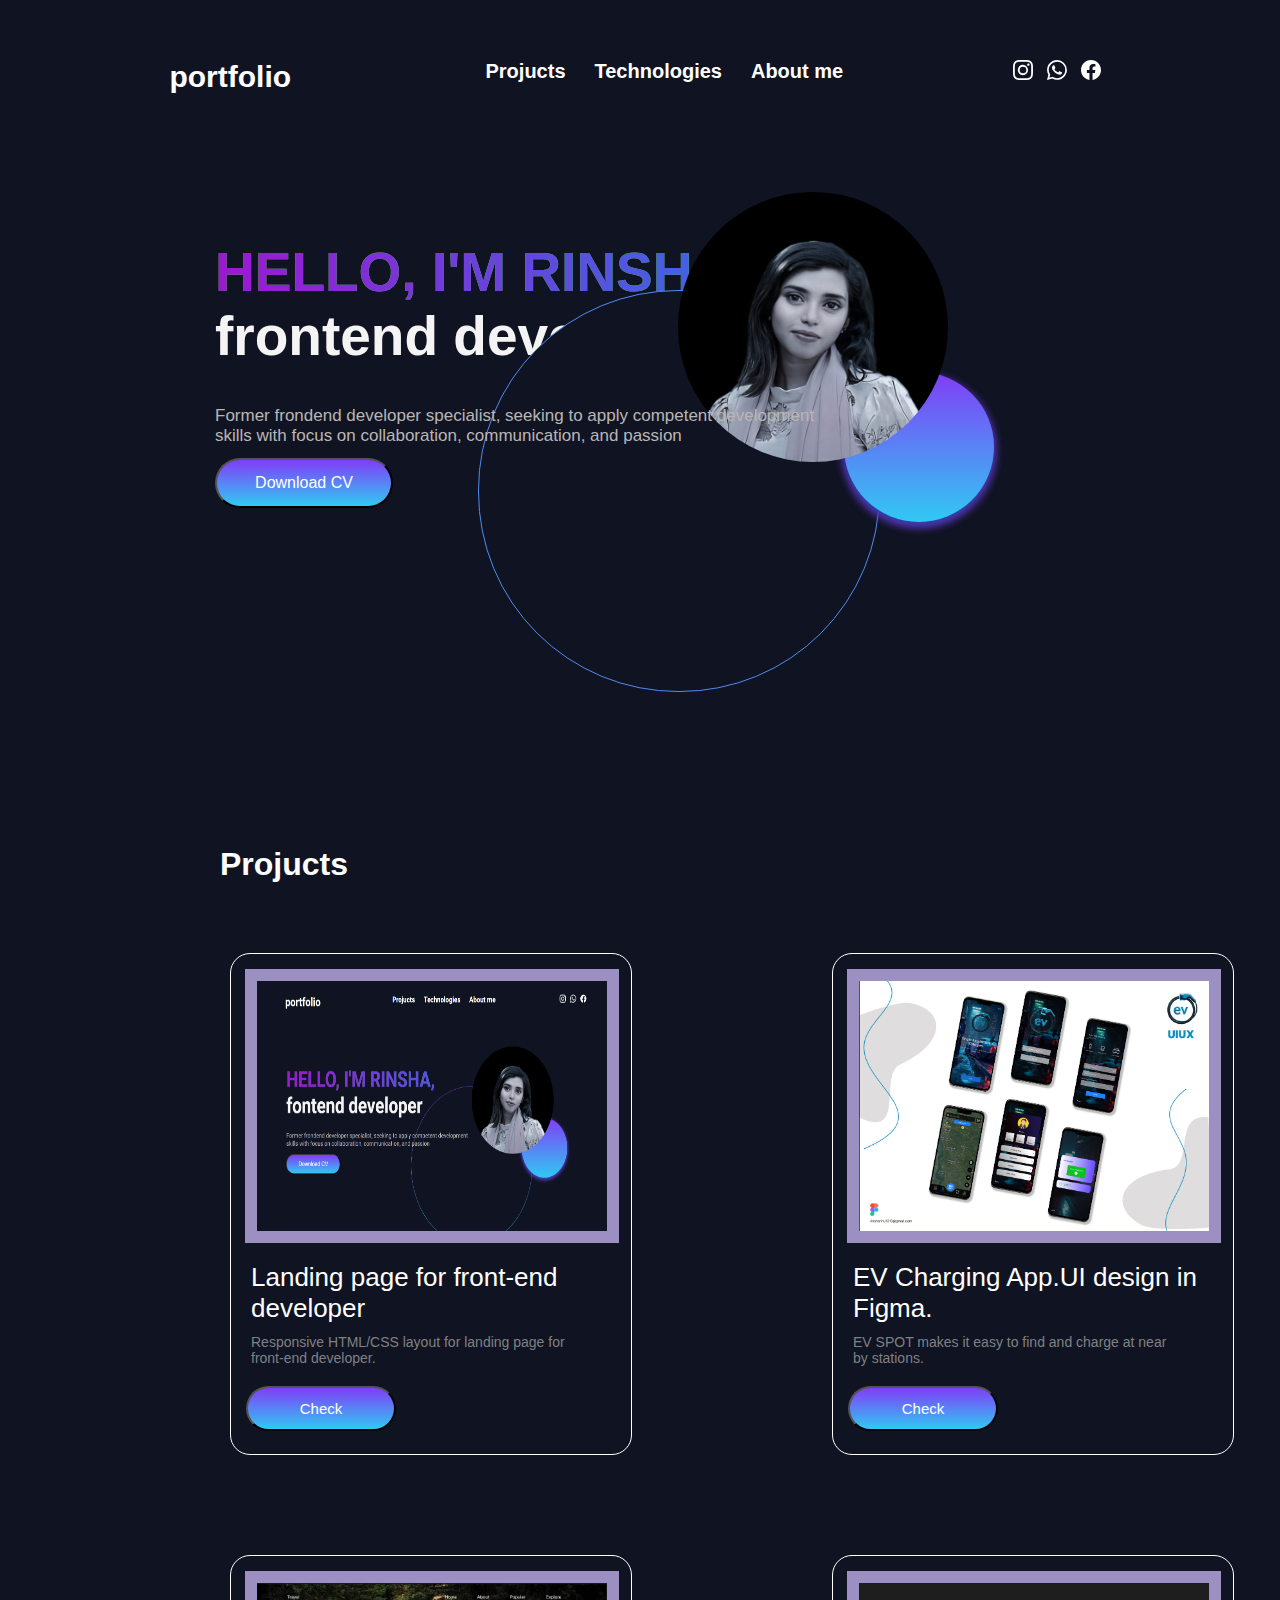
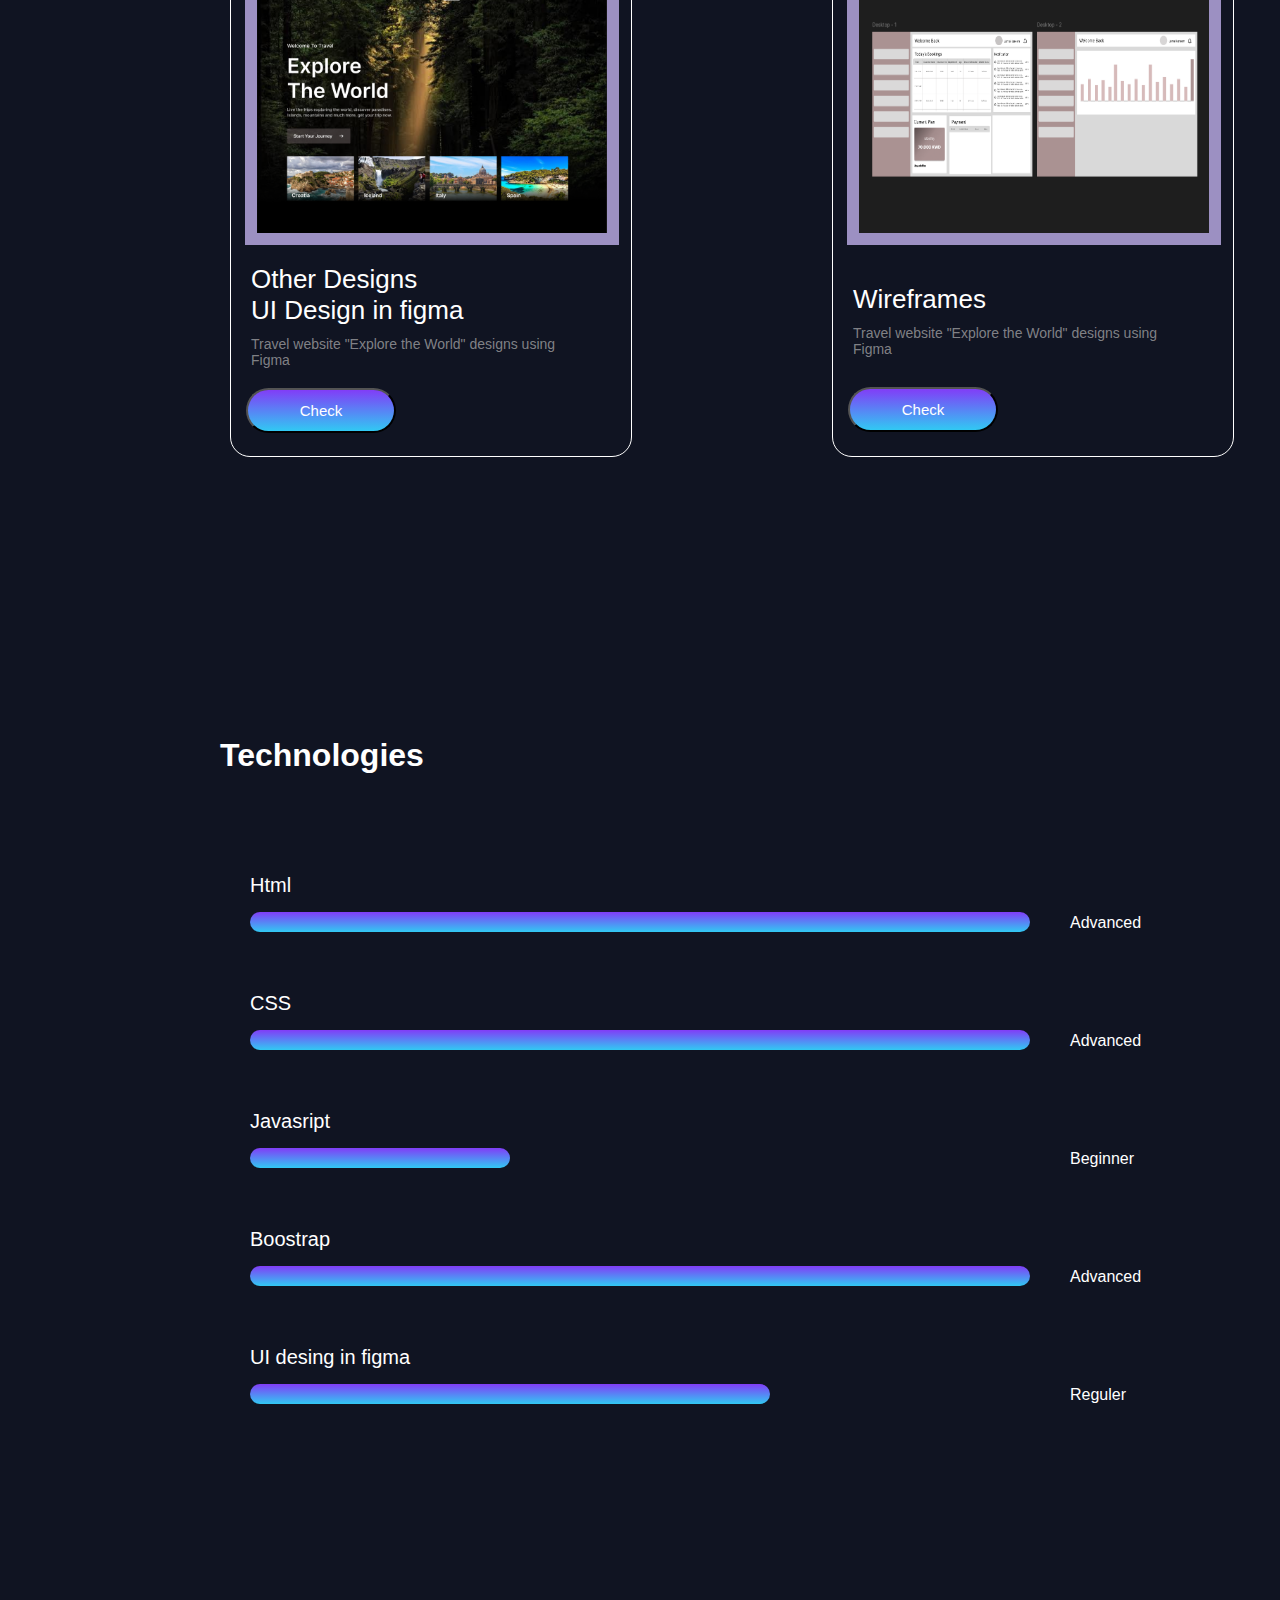
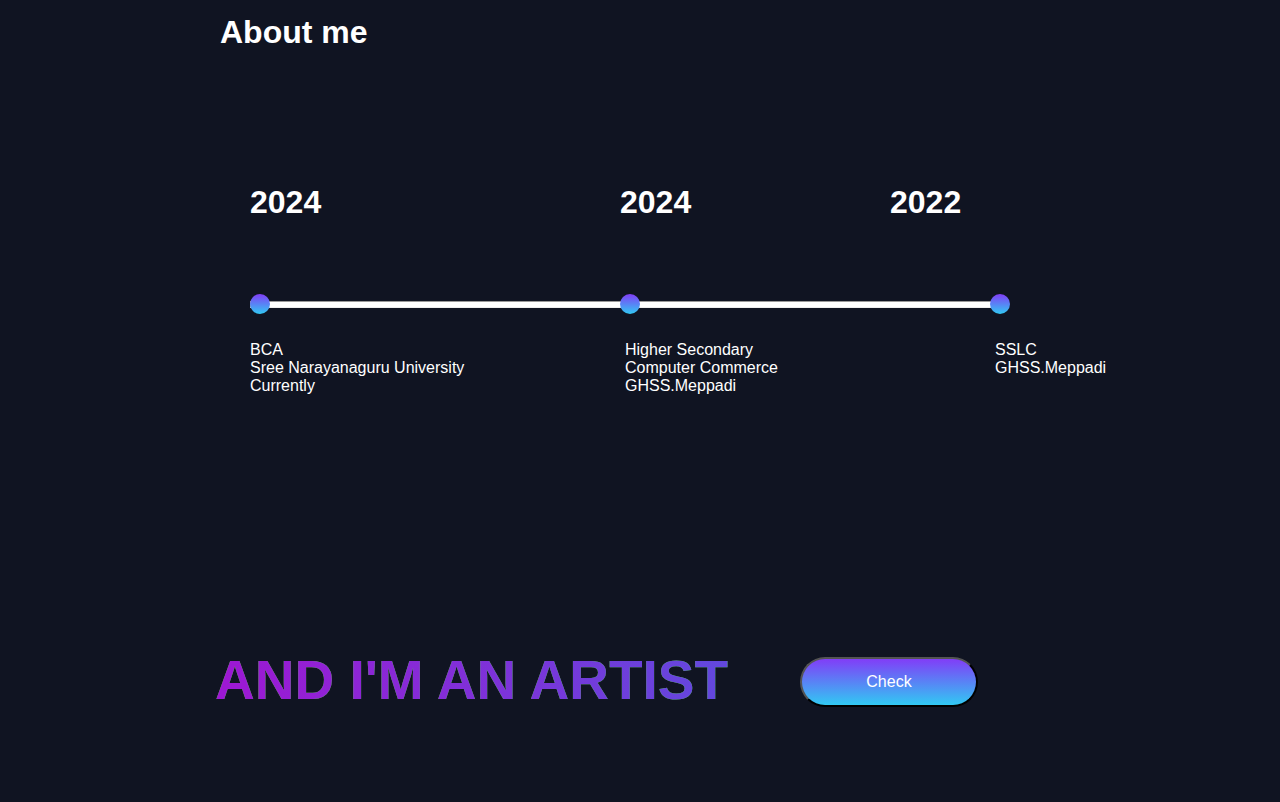
<file: index.html>
<!DOCTYPE html>
<html lang="en">
<head>
    <meta charset="UTF-8">
    <meta name="viewport" content="width=device-width, initial-scale=1.0">
    <title>Document</title>
    <link rel="stylesheet" href="https://cdnjs.cloudflare.com/ajax/libs/font-awesome/6.5.2/css/all.min.css" integrity="sha512-SnH5WK+bZxgPHs44uWIX+LLJAJ9/2PkPKZ5QiAj6Ta86w+fsb2TkcmfRyVX3pBnMFcV7oQPJkl9QevSCWr3W6A==" crossorigin="anonymous" referrerpolicy="no-referrer" />
    <link rel="stylesheet" href="portfolio.css">
</head>
<body>

    <nav>
<h3>portfolio</h3>



<div class="sub1">

<h6>Projucts</h6>

<h6>Technologies</h6>

<h6 class="h666">About me</h6>


</div>


<div class="sub">

    <svg class="svg1" xmlns="http://www.w3.org/2000/svg" width="20" height="20" fill="white" class="bi bi-instagram" viewBox="0 0 16 16">
        <path d="M8 0C5.829 0 5.556.01 4.703.048 3.85.088 3.269.222 2.76.42a3.9 3.9 0 0 0-1.417.923A3.9 3.9 0 0 0 .42 2.76C.222 3.268.087 3.85.048 4.7.01 5.555 0 5.827 0 8.001c0 2.172.01 2.444.048 3.297.04.852.174 1.433.372 1.942.205.526.478.972.923 1.417.444.445.89.719 1.416.923.51.198 1.09.333 1.942.372C5.555 15.99 5.827 16 8 16s2.444-.01 3.298-.048c.851-.04 1.434-.174 1.943-.372a3.9 3.9 0 0 0 1.416-.923c.445-.445.718-.891.923-1.417.197-.509.332-1.09.372-1.942C15.99 10.445 16 10.173 16 8s-.01-2.445-.048-3.299c-.04-.851-.175-1.433-.372-1.941a3.9 3.9 0 0 0-.923-1.417A3.9 3.9 0 0 0 13.24.42c-.51-.198-1.092-.333-1.943-.372C10.443.01 10.172 0 7.998 0zm-.717 1.442h.718c2.136 0 2.389.007 3.232.046.78.035 1.204.166 1.486.275.373.145.64.319.92.599s.453.546.598.92c.11.281.24.705.275 1.485.039.843.047 1.096.047 3.231s-.008 2.389-.047 3.232c-.035.78-.166 1.203-.275 1.485a2.5 2.5 0 0 1-.599.919c-.28.28-.546.453-.92.598-.28.11-.704.24-1.485.276-.843.038-1.096.047-3.232.047s-2.39-.009-3.233-.047c-.78-.036-1.203-.166-1.485-.276a2.5 2.5 0 0 1-.92-.598 2.5 2.5 0 0 1-.6-.92c-.109-.281-.24-.705-.275-1.485-.038-.843-.046-1.096-.046-3.233s.008-2.388.046-3.231c.036-.78.166-1.204.276-1.486.145-.373.319-.64.599-.92s.546-.453.92-.598c.282-.11.705-.24 1.485-.276.738-.034 1.024-.044 2.515-.045zm4.988 1.328a.96.96 0 1 0 0 1.92.96.96 0 0 0 0-1.92m-4.27 1.122a4.109 4.109 0 1 0 0 8.217 4.109 4.109 0 0 0 0-8.217m0 1.441a2.667 2.667 0 1 1 0 5.334 2.667 2.667 0 0 1 0-5.334"/>
      </svg>


      <svg   class="svg1"   xmlns="http://www.w3.org/2000/svg" width="20" height="20" fill="white" class="bi bi-whatsapp" viewBox="0 0 16 16">
        <path d="M13.601 2.326A7.85 7.85 0 0 0 7.994 0C3.627 0 .068 3.558.064 7.926c0 1.399.366 2.76 1.057 3.965L0 16l4.204-1.102a7.9 7.9 0 0 0 3.79.965h.004c4.368 0 7.926-3.558 7.93-7.93A7.9 7.9 0 0 0 13.6 2.326zM7.994 14.521a6.6 6.6 0 0 1-3.356-.92l-.24-.144-2.494.654.666-2.433-.156-.251a6.56 6.56 0 0 1-1.007-3.505c0-3.626 2.957-6.584 6.591-6.584a6.56 6.56 0 0 1 4.66 1.931 6.56 6.56 0 0 1 1.928 4.66c-.004 3.639-2.961 6.592-6.592 6.592m3.615-4.934c-.197-.099-1.17-.578-1.353-.646-.182-.065-.315-.099-.445.099-.133.197-.513.646-.627.775-.114.133-.232.148-.43.05-.197-.1-.836-.308-1.592-.985-.59-.525-.985-1.175-1.103-1.372-.114-.198-.011-.304.088-.403.087-.088.197-.232.296-.346.1-.114.133-.198.198-.33.065-.134.034-.248-.015-.347-.05-.099-.445-1.076-.612-1.47-.16-.389-.323-.335-.445-.34-.114-.007-.247-.007-.38-.007a.73.73 0 0 0-.529.247c-.182.198-.691.677-.691 1.654s.71 1.916.81 2.049c.098.133 1.394 2.132 3.383 2.992.47.205.84.326 1.129.418.475.152.904.129 1.246.08.38-.058 1.171-.48 1.338-.943.164-.464.164-.86.114-.943-.049-.084-.182-.133-.38-.232"/>
      </svg>

      <svg  class="svg1"   xmlns="http://www.w3.org/2000/svg" width="20" height="20" fill="white" class="bi bi-facebook" viewBox="0 0 16 16">
        <path d="M16 8.049c0-4.446-3.582-8.05-8-8.05C3.58 0-.002 3.603-.002 8.05c0 4.017 2.926 7.347 6.75 7.951v-5.625h-2.03V8.05H6.75V6.275c0-2.017 1.195-3.131 3.022-3.131.876 0 1.791.157 1.791.157v1.98h-1.009c-.993 0-1.303.621-1.303 1.258v1.51h2.218l-.354 2.326H9.25V16c3.824-.604 6.75-3.934 6.75-7.951"/>
      </svg>

</div>
    </nav>
    <div class="main">
    <div class="div1">
    <h1 class="h21">Hello, I'm RINSHA,</h1>

    <h1 class="h12">frontend developer</h1>
<button class="button1">Download CV</button>

</div>

<div class="div2">

<div class="cl"></div><div class="cl1"></div>
<img class="img1" src="WhatsApp Image 2024-07-04 at 19.58.55_c652e9df.jpg" alt="">

</div>
</div>
<p class="p1">Former frondend developer specialist, seeking to apply competent development skills with focus on collaboration, communication, and passion</p>

<h1 class="hhh">Projucts</h1>

<div class="main22">
<div class="card1"> 
  <img  class="img2" src="Screenshot 2024-07-07 162908.png" alt="">
  <h1 class="hrin"> Landing page for front-end developer</h1>
  <p class="pppp">Responsive HTML/CSS layout for landing page for front-end developer.</p>
 <a href="portfolio.html"><button class="fm"> Check</button></a>
</div>

<div class="card1">
  <img  class="img2" src="Screenshot 2024-10-18 150659.png" alt="">
  <h1 class="hrin"> EV Charging App.UI design in Figma.</h1>
  <p class="pppp">EV SPOT makes it easy to find and charge at near by stations.</p>
  <a href="https://www.figma.com/design/6ZAf7aVC1pEyUuwk7rviEN/EV-Charging-App?node-id=140-410&t=tpjZvQfQZKK4oMtH-1"><button class="fm"> Check</button></a>
</div>

</div>
<div class="main22">
  <div class="card1"> 
    <img  class="img2" src="Screenshot 2024-10-18 182049.png" alt="">
    <h1 class="hrin"> Other Designs</h1>
    <h1 class="hrin"> UI Design in figma</h1>
    <p class="pppp">Travel website "Explore the World" designs using Figma</p>
   <a href="https://www.figma.com/design/VJBH8ZmPYaPjfnM9Ul5lDd/Travel?node-id=60-2&t=zwcFRlG9Fr0YmpUA-1"><button class="fm"> Check</button></a>
  </div>
  
  
  <div class="card1">
    <img  class="img2" src="Screenshot 2024-10-18 202219.png" alt="">
    <h1 class="hrin1">Wireframes </h1>
    <p class="pppp1">Travel website "Explore the World" designs using Figma</p>
    <a href="https://www.figma.com/design/M5hn19RDy8lu3aCUtdwcaO/Untitled?node-id=0-1&t=zwcFRlG9Fr0YmpUA-1"><button class="fms"> Check</button></a>
  </div>
  
  </div>
<div class="space"></div>
<h1 class="hhp">Technologies</h1>


<div class="divvv1">
<div class="mainn">

  <div class="sub1">
  
    <div class="hh1"> Html</div>
    <div class="a21"></div>

  </div>
  
  <div class="div11">Advanced</div>
  
</div>

  <div class="mainn">
    <div class="sub1">
    
      <div class="hh2"> CSS</div>
    
      <div class="a22"></div>
    </div>
    
    <div class="div12">Advanced</div>
    
    </div>

    <div class="mainn">
      <div class="sub1">
      
        <div class="hh3"> Javasript</div>
      
        <div class="a23"></div>
      </div>
      
      <div class="div13">Beginner</div>
      
      </div>

      <div class="mainn">
        <div class="sub1">
        
          <div class="hh4"> Boostrap</div>
        
          <div class="a24"></div>
        </div>
        
        <div class="div14">Advanced</div>
        
        </div>

  <div class="mainn">
  <div class="sub1">
          
   <div class="hh5"> UI desing in figma</div>
          
    <div class="a25"></div>
 </div>
          
 <div class="div15">Reguler</div>
          
   </div>
</div>
          <div class="space"></div>
          <h1 class="hhr">About me</h1>
          <div class="space"></div>
          <div class="space"></div>



          <div class="main01">
<div class="divv">
<h1 class="head">2024</h1>
<p class="pp11">
BCA <br>
  Sree Narayanaguru University <br>
Currently
</p>


</div>

<div class="divv1">
  <h1 class="head">2024</h1>
  <p class="pp">
    Higher Secondary <br>
    Computer Commerce <br>
GHSS.Meppadi
  </p>
  
  
  </div>
  
  <div class="divv2">
    <h1 class="head">2022 </h1>
    <p class="pp111">SSLC <br>
   GHSS.Meppadi
  </p>
    
    
    </div>

          </div>
<hr class="hr">
<div class="mmain">
<div class="tym1"></div>
<div class="tym2"></div>
<div class="tym3"></div>
</div>

<h1 class="h21">and i'm an artist</h1>

 
<a href="https://www.instagram.com/rinshart_?igsh=ZnQxaXo5N3JweWxv"><button class="fmm"> Check</button></a>
 
    

</body>
</html>
</file>
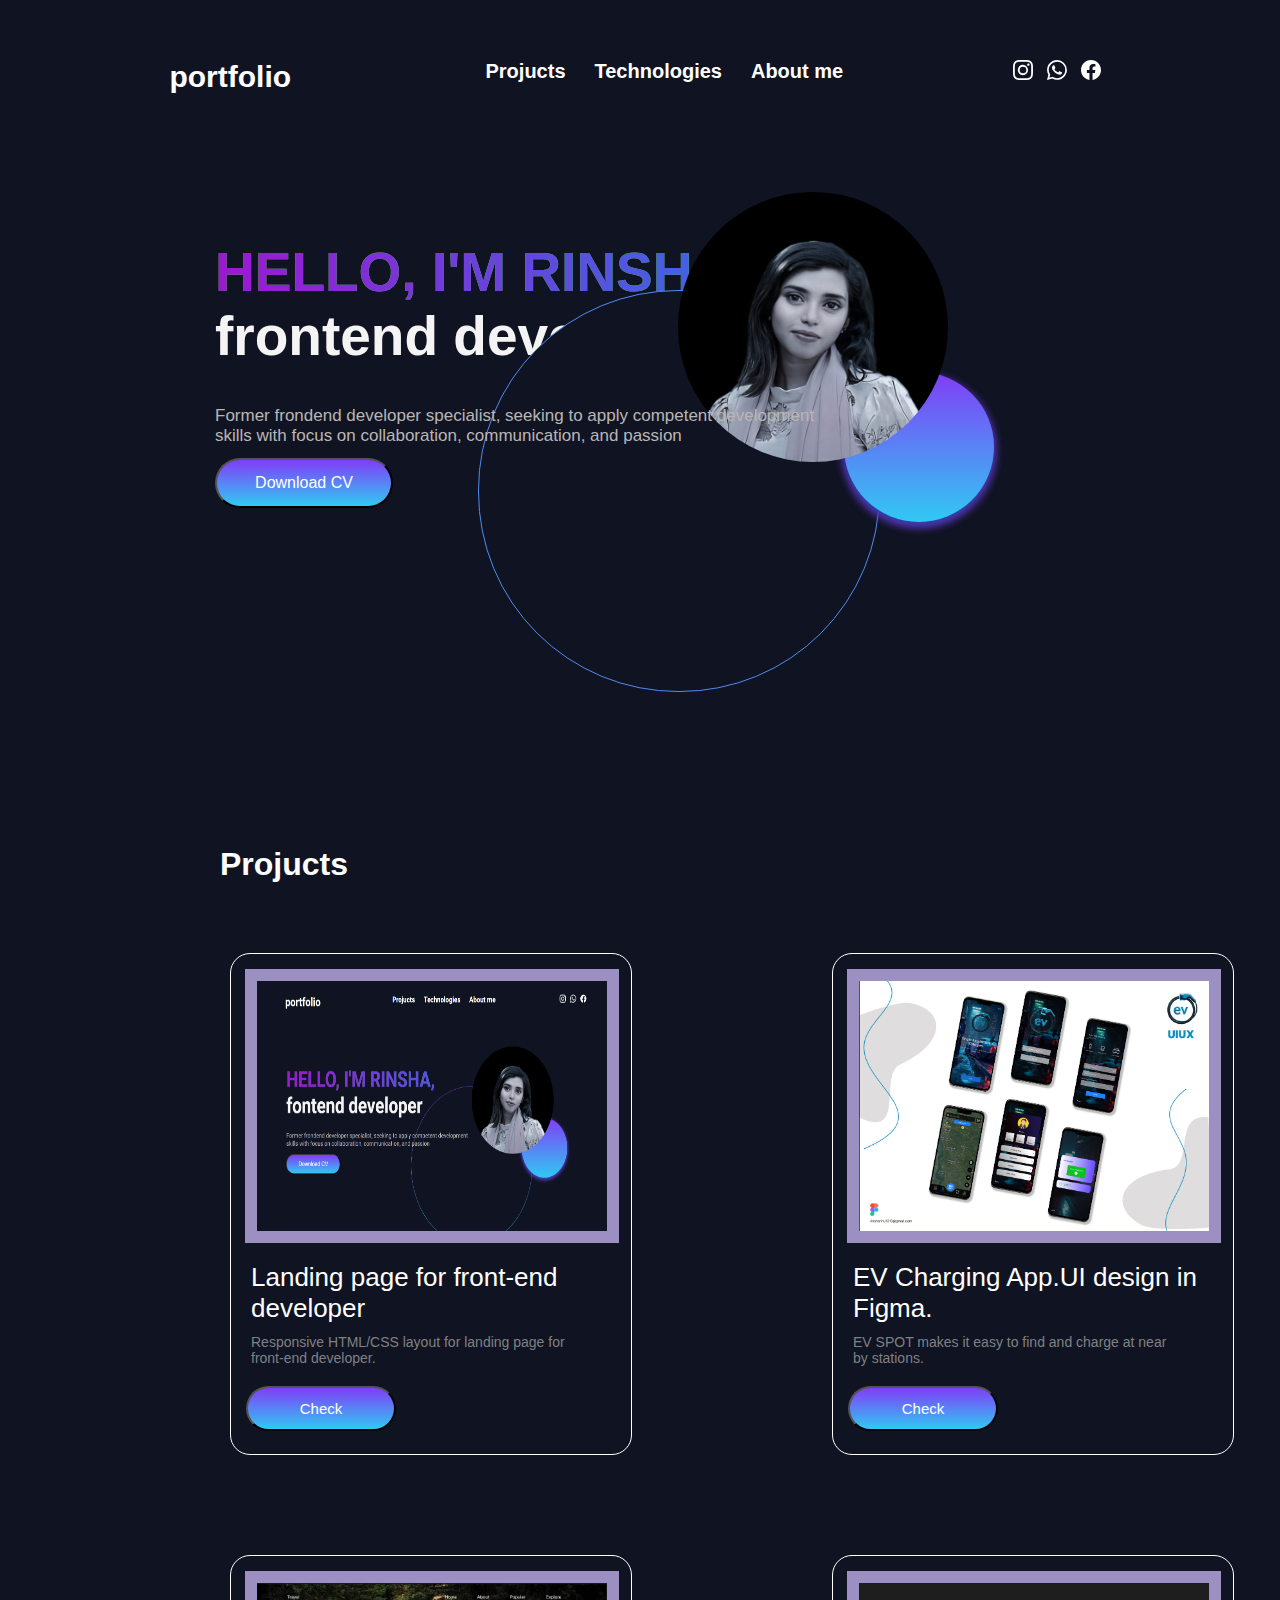
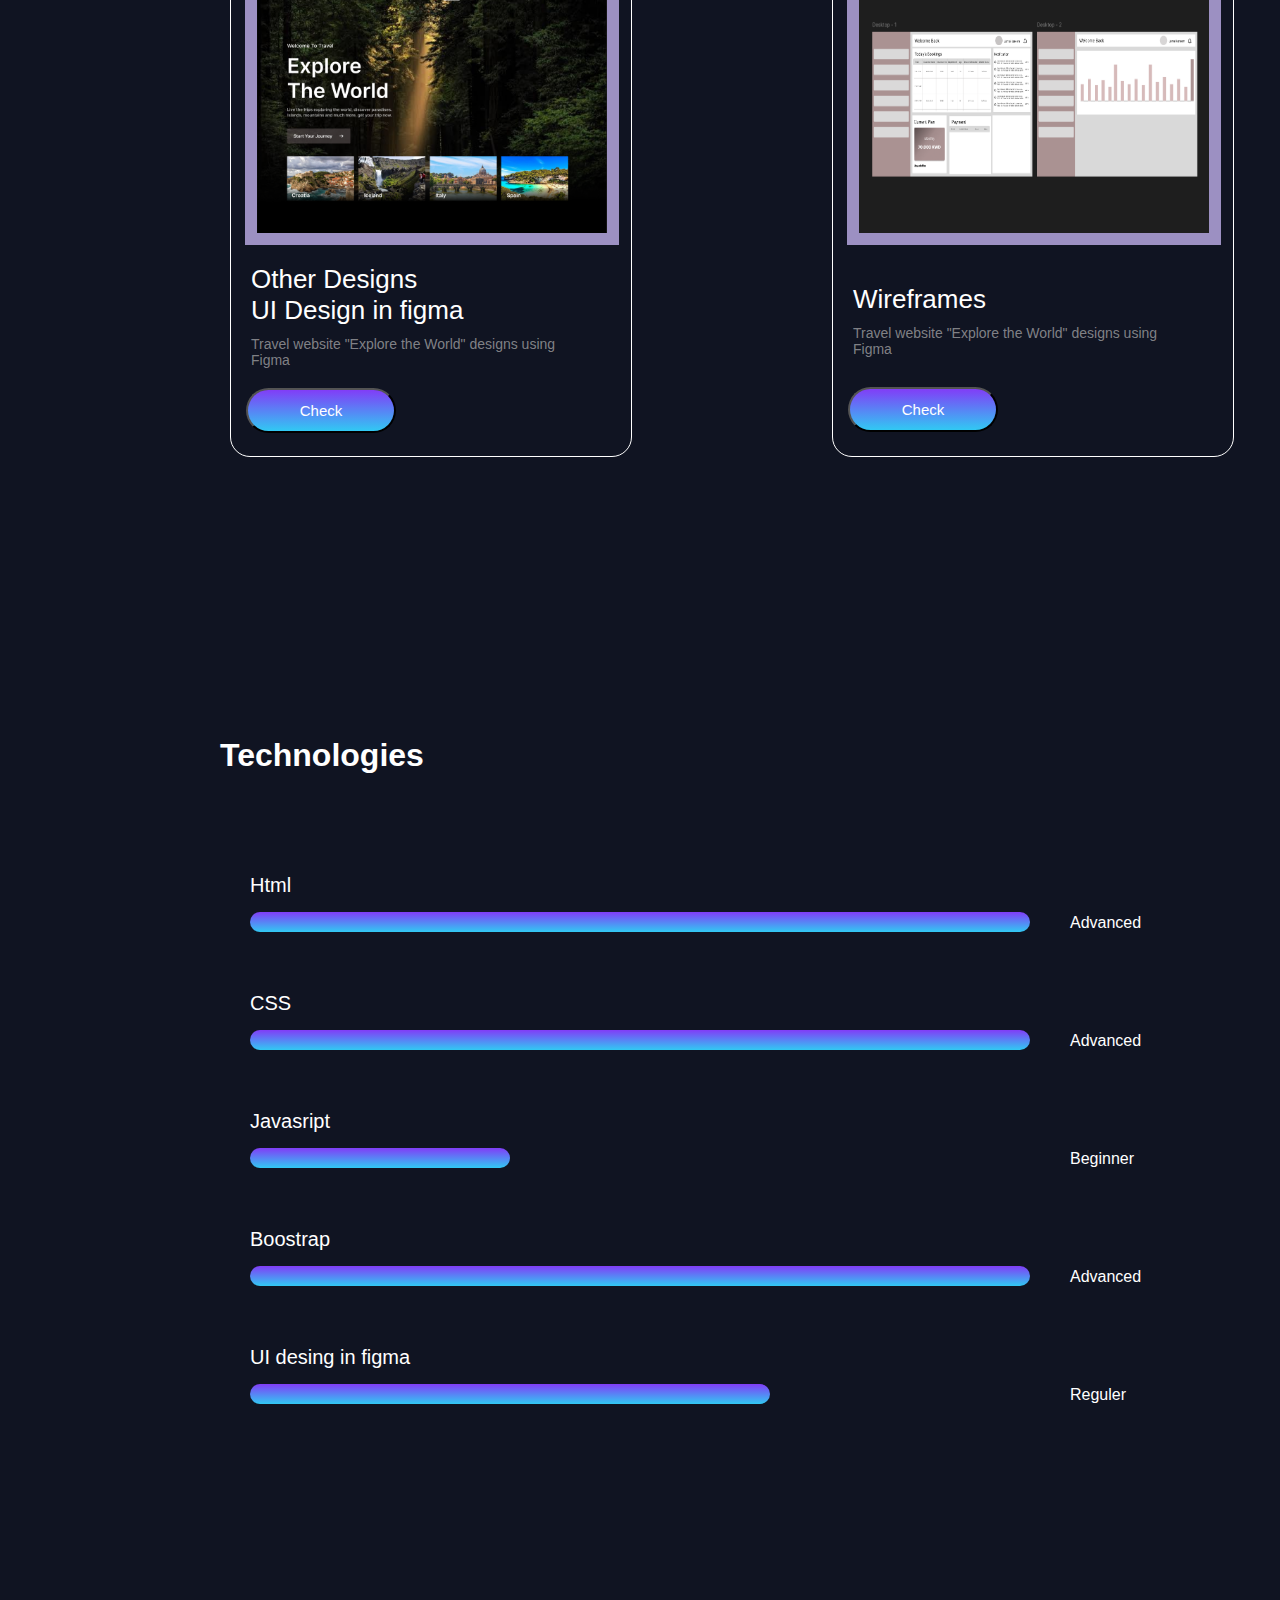
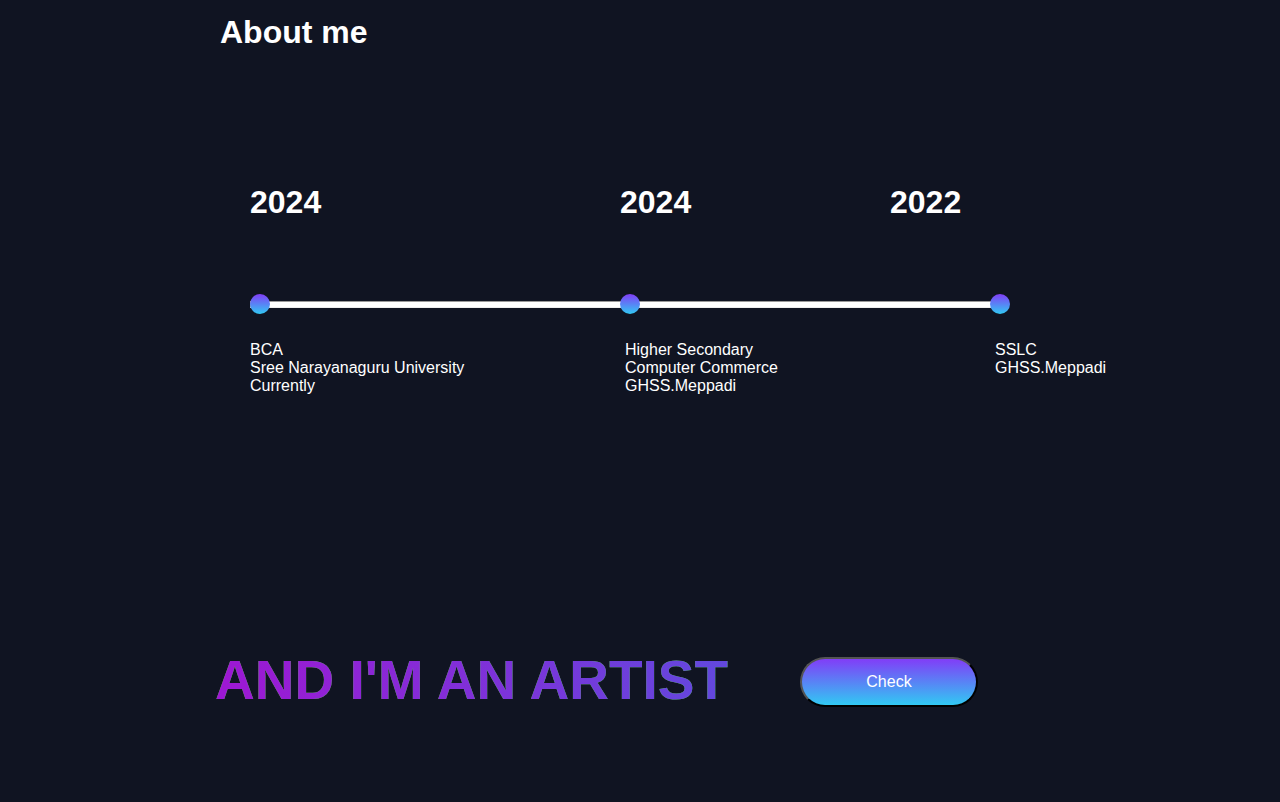
<file: portfolio.html>
<!DOCTYPE html>
<html lang="en">
<head>
    <meta charset="UTF-8">
    <meta name="viewport" content="width=device-width, initial-scale=1.0">
    <title>Document</title>
    <link rel="stylesheet" href="https://cdnjs.cloudflare.com/ajax/libs/font-awesome/6.5.2/css/all.min.css" integrity="sha512-SnH5WK+bZxgPHs44uWIX+LLJAJ9/2PkPKZ5QiAj6Ta86w+fsb2TkcmfRyVX3pBnMFcV7oQPJkl9QevSCWr3W6A==" crossorigin="anonymous" referrerpolicy="no-referrer" />
    <link rel="stylesheet" href="portfolio.css">
</head>
<body>

    <nav>
<h3>portfolio</h3>



<div class="sub1">

<h6>Projucts</h6>

<h6>Technologies</h6>

<h6 class="h666">About me</h6>


</div>


<div class="sub">

    <svg class="svg1" xmlns="http://www.w3.org/2000/svg" width="20" height="20" fill="white" class="bi bi-instagram" viewBox="0 0 16 16">
        <path d="M8 0C5.829 0 5.556.01 4.703.048 3.85.088 3.269.222 2.76.42a3.9 3.9 0 0 0-1.417.923A3.9 3.9 0 0 0 .42 2.76C.222 3.268.087 3.85.048 4.7.01 5.555 0 5.827 0 8.001c0 2.172.01 2.444.048 3.297.04.852.174 1.433.372 1.942.205.526.478.972.923 1.417.444.445.89.719 1.416.923.51.198 1.09.333 1.942.372C5.555 15.99 5.827 16 8 16s2.444-.01 3.298-.048c.851-.04 1.434-.174 1.943-.372a3.9 3.9 0 0 0 1.416-.923c.445-.445.718-.891.923-1.417.197-.509.332-1.09.372-1.942C15.99 10.445 16 10.173 16 8s-.01-2.445-.048-3.299c-.04-.851-.175-1.433-.372-1.941a3.9 3.9 0 0 0-.923-1.417A3.9 3.9 0 0 0 13.24.42c-.51-.198-1.092-.333-1.943-.372C10.443.01 10.172 0 7.998 0zm-.717 1.442h.718c2.136 0 2.389.007 3.232.046.78.035 1.204.166 1.486.275.373.145.64.319.92.599s.453.546.598.92c.11.281.24.705.275 1.485.039.843.047 1.096.047 3.231s-.008 2.389-.047 3.232c-.035.78-.166 1.203-.275 1.485a2.5 2.5 0 0 1-.599.919c-.28.28-.546.453-.92.598-.28.11-.704.24-1.485.276-.843.038-1.096.047-3.232.047s-2.39-.009-3.233-.047c-.78-.036-1.203-.166-1.485-.276a2.5 2.5 0 0 1-.92-.598 2.5 2.5 0 0 1-.6-.92c-.109-.281-.24-.705-.275-1.485-.038-.843-.046-1.096-.046-3.233s.008-2.388.046-3.231c.036-.78.166-1.204.276-1.486.145-.373.319-.64.599-.92s.546-.453.92-.598c.282-.11.705-.24 1.485-.276.738-.034 1.024-.044 2.515-.045zm4.988 1.328a.96.96 0 1 0 0 1.92.96.96 0 0 0 0-1.92m-4.27 1.122a4.109 4.109 0 1 0 0 8.217 4.109 4.109 0 0 0 0-8.217m0 1.441a2.667 2.667 0 1 1 0 5.334 2.667 2.667 0 0 1 0-5.334"/>
      </svg>


      <svg   class="svg1"   xmlns="http://www.w3.org/2000/svg" width="20" height="20" fill="white" class="bi bi-whatsapp" viewBox="0 0 16 16">
        <path d="M13.601 2.326A7.85 7.85 0 0 0 7.994 0C3.627 0 .068 3.558.064 7.926c0 1.399.366 2.76 1.057 3.965L0 16l4.204-1.102a7.9 7.9 0 0 0 3.79.965h.004c4.368 0 7.926-3.558 7.93-7.93A7.9 7.9 0 0 0 13.6 2.326zM7.994 14.521a6.6 6.6 0 0 1-3.356-.92l-.24-.144-2.494.654.666-2.433-.156-.251a6.56 6.56 0 0 1-1.007-3.505c0-3.626 2.957-6.584 6.591-6.584a6.56 6.56 0 0 1 4.66 1.931 6.56 6.56 0 0 1 1.928 4.66c-.004 3.639-2.961 6.592-6.592 6.592m3.615-4.934c-.197-.099-1.17-.578-1.353-.646-.182-.065-.315-.099-.445.099-.133.197-.513.646-.627.775-.114.133-.232.148-.43.05-.197-.1-.836-.308-1.592-.985-.59-.525-.985-1.175-1.103-1.372-.114-.198-.011-.304.088-.403.087-.088.197-.232.296-.346.1-.114.133-.198.198-.33.065-.134.034-.248-.015-.347-.05-.099-.445-1.076-.612-1.47-.16-.389-.323-.335-.445-.34-.114-.007-.247-.007-.38-.007a.73.73 0 0 0-.529.247c-.182.198-.691.677-.691 1.654s.71 1.916.81 2.049c.098.133 1.394 2.132 3.383 2.992.47.205.84.326 1.129.418.475.152.904.129 1.246.08.38-.058 1.171-.48 1.338-.943.164-.464.164-.86.114-.943-.049-.084-.182-.133-.38-.232"/>
      </svg>

      <svg  class="svg1"   xmlns="http://www.w3.org/2000/svg" width="20" height="20" fill="white" class="bi bi-facebook" viewBox="0 0 16 16">
        <path d="M16 8.049c0-4.446-3.582-8.05-8-8.05C3.58 0-.002 3.603-.002 8.05c0 4.017 2.926 7.347 6.75 7.951v-5.625h-2.03V8.05H6.75V6.275c0-2.017 1.195-3.131 3.022-3.131.876 0 1.791.157 1.791.157v1.98h-1.009c-.993 0-1.303.621-1.303 1.258v1.51h2.218l-.354 2.326H9.25V16c3.824-.604 6.75-3.934 6.75-7.951"/>
      </svg>

</div>
    </nav>
    <div class="main">
    <div class="div1">
    <h1 class="h21">Hello, I'm RINSHA,</h1>

    <h1 class="h12">frontend developer</h1>
<button class="button1">Download CV</button>

</div>

<div class="div2">

<div class="cl"></div><div class="cl1"></div>
<img class="img1" src="WhatsApp Image 2024-07-04 at 19.58.55_c652e9df.jpg" alt="">

</div>
</div>
<p class="p1">Former frondend developer specialist, seeking to apply competent development skills with focus on collaboration, communication, and passion</p>

<h1 class="hhh">Projucts</h1>

<div class="main22">
<div class="card1"> 
  <img  class="img2" src="Screenshot 2024-07-07 162908.png" alt="">
  <h1 class="hrin"> Landing page for front-end developer</h1>
  <p class="pppp">Responsive HTML/CSS layout for landing page for front-end developer.</p>
 <a href="portfolio.html"><button class="fm"> Check</button></a>
</div>

<div class="card1">
  <img  class="img2" src="Screenshot 2024-10-18 150659.png" alt="">
  <h1 class="hrin"> EV Charging App.UI design in Figma.</h1>
  <p class="pppp">EV SPOT makes it easy to find and charge at near by stations.</p>
  <a href="https://www.figma.com/design/6ZAf7aVC1pEyUuwk7rviEN/EV-Charging-App?node-id=140-410&t=tpjZvQfQZKK4oMtH-1"><button class="fm"> Check</button></a>
</div>

</div>
<div class="main22">
  <div class="card1"> 
    <img  class="img2" src="Screenshot 2024-10-18 182049.png" alt="">
    <h1 class="hrin"> Other Designs</h1>
    <h1 class="hrin"> UI Design in figma</h1>
    <p class="pppp">Travel website "Explore the World" designs using Figma</p>
   <a href="https://www.figma.com/design/VJBH8ZmPYaPjfnM9Ul5lDd/Travel?node-id=60-2&t=zwcFRlG9Fr0YmpUA-1"><button class="fm"> Check</button></a>
  </div>
  
  
  <div class="card1">
    <img  class="img2" src="Screenshot 2024-10-18 202219.png" alt="">
    <h1 class="hrin1">Wireframes </h1>
    <p class="pppp1">Travel website "Explore the World" designs using Figma</p>
    <a href="https://www.figma.com/design/M5hn19RDy8lu3aCUtdwcaO/Untitled?node-id=0-1&t=zwcFRlG9Fr0YmpUA-1"><button class="fms"> Check</button></a>
  </div>
  
  </div>
<div class="space"></div>
<h1 class="hhp">Technologies</h1>


<div class="divvv1">
<div class="mainn">

  <div class="sub1">
  
    <div class="hh1"> Html</div>
    <div class="a21"></div>

  </div>
  
  <div class="div11">Advanced</div>
  
</div>

  <div class="mainn">
    <div class="sub1">
    
      <div class="hh2"> CSS</div>
    
      <div class="a22"></div>
    </div>
    
    <div class="div12">Advanced</div>
    
    </div>

    <div class="mainn">
      <div class="sub1">
      
        <div class="hh3"> Javasript</div>
      
        <div class="a23"></div>
      </div>
      
      <div class="div13">Beginner</div>
      
      </div>

      <div class="mainn">
        <div class="sub1">
        
          <div class="hh4"> Boostrap</div>
        
          <div class="a24"></div>
        </div>
        
        <div class="div14">Advanced</div>
        
        </div>

  <div class="mainn">
  <div class="sub1">
          
   <div class="hh5"> UI desing in figma</div>
          
    <div class="a25"></div>
 </div>
          
 <div class="div15">Reguler</div>
          
   </div>
</div>
          <div class="space"></div>
          <h1 class="hhr">About me</h1>
          <div class="space"></div>
          <div class="space"></div>



          <div class="main01">
<div class="divv">
<h1 class="head">2024</h1>
<p class="pp11">
BCA <br>
  Sree Narayanaguru University <br>
Currently
</p>


</div>

<div class="divv1">
  <h1 class="head">2024</h1>
  <p class="pp">
    Higher Secondary <br>
    Computer Commerce <br>
GHSS.Meppadi
  </p>
  
  
  </div>
  
  <div class="divv2">
    <h1 class="head">2022 </h1>
    <p class="pp111">SSLC <br>
   GHSS.Meppadi
  </p>
    
    
    </div>

          </div>
<hr class="hr">
<div class="mmain">
<div class="tym1"></div>
<div class="tym2"></div>
<div class="tym3"></div>
</div>

<h1 class="h21">and i'm an artist</h1>

 
<a href="https://www.instagram.com/rinshart_?igsh=ZnQxaXo5N3JweWxv"><button class="fmm"> Check</button></a>
 
    

</body>
</html>
</file>
<file: portfolio.css>
*{
    margin: 0;
    padding: 0;
}
body{
    background-color: rgb(16, 20, 34);
}
nav{
    margin-top: 60px;
    height: 80px;
    display: flex;
    justify-content: space-evenly;
}
h3{
    font-size: 30px;
    font-family:"Roboto", sans-serif ;
    color: white;
    

}
h6{
    font-size: 20px;
    font-family:"Roboto", sans-serif ;
    color: white;
  display:inline;
  margin-left: 25px;
 

}
.h666{
    font-size: 20px;
    font-family:"Roboto", sans-serif ;
    color: white;
  display:inline;
  margin-left: 25px;
 width: 100px; 
 height: 50px;
}
.svg1{
    margin-right: 10px;
}
.cl{
    width: 400px;
    height: 400px;
    border-radius: 200px;
    /* background-color: aliceblue; */
    background-color: rgb(16, 20, 34);
      transform: translate(-400px , 150px);
      border: 1px solid rgb(79, 139, 242);

      
}



.cl1{
    width: 150px;
    height: 150px;
    border-radius: 100px;

    /* position: relative; */
    /* bottom: 170px; */
    /* right: 70px; */
    background-color: #ffffff;
transform: translate(-50px,-200px);
box-shadow: 0px 4px 10px #204ba8 ,  0 4px 10px #9e17d3 ;
    margin: 0 auto;
    background-image: linear-gradient(rgb(129, 61, 247),rgb(49, 201, 243));
    transform: translate(-160px,-170px);

}
.img1{
    width: 270px;
    height: 270px;
    border-radius: 300px;
    position: relative;
    bottom: 500px;
    right: 200px;
}
.h21{
    font-family:"Roboto", sans-serif ;
    color: #f5f4f4;
    font-size: 55px;
    margin-left: 215px;
    margin-top: 100px; 
     text-transform: uppercase;
    background: linear-gradient(to right,#9e17d3 ,#217ee9),#46e921;
    -webkit-background-clip: text;
    -webkit-text-fill-color: transparent;
    
}
.h12{
    font-family:"Roboto", sans-serif ;
    color: #f5f4f4;
    font-size: 55px;
    margin-left: 215px;
    margin-bottom: 50px;

}
.fmm{
    margin-left: 800px;
 position: relative;
 bottom: 95px;
}

.p1{
    color: #bab6b6;
    width: 600px;
    margin-left: 215px;
    margin-top: 40px;
    font-size: 17px;
    font-family:"Roboto", sans-serif ;
    position: relative;
    bottom: 600px;

    
}
button{
    width: 178px;
    height: 50px;
    border-radius: 100px;
    color: #ffffff;
    font-size: 16px;
    margin-left: 215px;
    margin-top: 40px;
    position: relative;
    justify-items: center;
    background-image: linear-gradient(rgb(129, 61, 247),rgb(49, 201, 243));

}
button::after{
    content:'';
    position: absolute;
    height: 55px;
    width: 200px;
    margin-left:-98px;
    margin-top: -27px;
    border-radius: 100px;
    /* background-image: linear-gradient(rgb(129, 61, 247),rgb(49, 201, 243)); */
    z-index: -1;
}
button:hover{
    z-index: 0;
    box-shadow: 40px 0 100px #204ba8 , -40px 0 100px #9e17d3 ;
}
.div1{
    width: 75%;

}
.div11{
position: relative;
color: #ffffff;
left: 40px;
top: 40px;
font-family:"Roboto", sans-serif ;

}
.div12{
    position: relative;
    color: #ffffff;
    left: 40px;
    top: 40px;
    font-family:"Roboto", sans-serif ;
    }
.div13{
position: relative;
  left: 560px;
 color: #ffffff;
 top: 40px;
 font-family:"Roboto", sans-serif ;
 }
 .div14{
  position: relative;
  color: #ffffff;
  left: 40px;
 top: 40px;
  font-family:"Roboto", sans-serif ;
            }
.div15{
 position: relative;
  color: #ffffff;
  left: 300px;
top: 40px;
 font-family:"Roboto", sans-serif ;
 }
.main{
    display: flex;
}
.hhh{
    color: #ffffff;
    font-family:"Roboto", sans-serif ;
    margin-left: 220px;
    position: relative;
    bottom:200px;
}
.card1{

    width: 400px;
    height: 500px;
    border: solid 1px white;
    background-color: rgb(16, 20, 34);
    border-radius: 20px;
    position: relative;
    bottom:130px;
    margin-left: 200px;
}
.main22{
    display: flex;
    margin-left: 30px;
    padding-bottom: 100px;
}
.fm{
    width: 150px;
    height: 45px;
    position: relative;
    right: 200px;
    font-size: 15px;

}
.fm123{
    width: 150px;
    height: 45px;
    position: relative;
    right: 200px;
    font-size: 15px;

}
.fms{
    width: 150px;
    height: 45px;
    position: relative;
    right: 200px;
    font-size: 15px;
margin-bottom: 20px;
}


.hhp{
    color: #ffffff;
    font-family:"Roboto", sans-serif ;
    margin-left: 220px;
    position: relative;
 

}
.hh1 {
    color: #ffffff;
    font-family:"Roboto", sans-serif ;
    font-size: 20px;
    margin-bottom: 15px;
}
.hh2 {
    color: #ffffff;
    font-family:"Roboto", sans-serif ;
    font-size: 20px;
    margin-bottom: 15px;
}
.hh3 {
    color: #ffffff;
    font-family:"Roboto", sans-serif ;
    font-size: 20px;
    margin-bottom: 15px;
}
.hh4{
    color: #ffffff;
    font-family:"Roboto", sans-serif ;
    font-size: 20px;
    margin-bottom: 15px;
}
.hh5{
    color: #ffffff;
    font-family:"Roboto", sans-serif ;
    font-size: 20px;
    margin-bottom: 15px;
}

.a21{
    width: 780px;
    height: 20px;
    background-color: #ffffff;
    border-radius: 300px;  
    margin-top: 15px;
    margin: 0 auto;
    background-image: linear-gradient(rgb(129, 61, 247),rgb(49, 201, 243));

     
}
.a22{
    width: 780px;
    height: 20px;
    background-color: #ffffff;
    border-radius: 300px;  
    margin-top: 15px;
    margin: 0 auto;
    background-image: linear-gradient(rgb(129, 61, 247),rgb(49, 201, 243));
}
.a23{
    width: 260px;
    height: 20px;
    background-color: #ffffff;
    border-radius: 300px;  
    margin-top: 15px;
    margin: 0 auto;
    background-image: linear-gradient(rgb(129, 61, 247),rgb(49, 201, 243));
}
.a24{
    width: 780px;
    height: 20px;
    background-color: #ffffff;
    border-radius: 300px;  
    margin-top: 15px;
    margin: 0 auto;
    background-image: linear-gradient(rgb(129, 61, 247),rgb(49, 201, 243));
     
}
.a25{
    width: 520px;
    height: 20px;
    background-color: #ffffff;
    border-radius: 300px;  
    margin-top: 15px;
    margin: 0 auto;
    background-image: linear-gradient(rgb(129, 61, 247),rgb(49, 201, 243));
}
.space{
    width: 100%;
    height: 50px;
}
.sub2{
    color: #ffffff;
    font-family:"Roboto", sans-serif ;
position: relative;
left: 200px;
top: 40px;
}
.mainn{
    display: flex;
    margin-left: 250px;
    margin-top: 60px;
    position: relative;
    top: 40px;
}

.hhr{
    color: #ffffff;
    font-family:"Roboto", sans-serif ;
    margin-left: 220px;
    position: relative;
 margin-top: 200px;
 height: 70px;

}
.head{
    color: #ffffff;
    width: 250px;
    font-family:"Roboto", sans-serif ;
}
.pp{
    color: #ffffff;
    width: 270px;
    margin-top: 100px;
    position: relative;
    /* right: 220px; */
    height: 200px;
    font-family:"Roboto", sans-serif ;
        left: 5px;
        top: 20px;
}
.pp11{
    color: #ffffff;
    width: 270px;
    margin-top: 100px;
    position: relative;
    /* right: 220px; */
    height: 200px;
    font-family:"Roboto", sans-serif ;
top: 20px;
}
.pp111{
    color: #ffffff;
    width: 270px;
    margin-top: 100px;
    position: relative;
    /* right: 220px; */
    height: 200px;
    font-family:"Roboto", sans-serif ;
    left: 105px;
    top: 20px;
}
.main01{
    display: flex;
    margin-left: 250px;
}
.divv{
    width:370px ;
    height: 300px;

}
hr{
    position: relative;
    bottom: 220px;
    width: 750px;
    height: 5px;
    background-color: #ffffff;
    left: 250px;
}
.tym1{
    width: 20px;
    height: 20px;
    border-radius: 10px;
    background-color: #ffffff;
    position: relative;
    left: 250px;
    bottom: 234px;

    background-image: linear-gradient(rgb(129, 61, 247),rgb(49, 201, 243));
}
.tym2{
    width: 20px;
    height: 20px;
    border-radius: 10px;
    background-color: #ffffff;
    position: relative;
    left: 600px;
    bottom: 234px;
    background-image: linear-gradient(rgb(129, 61, 247),rgb(49, 201, 243));
}
.tym3{
    width: 20px;
    height: 20px;
    border-radius: 10px;
    background-color: #ffffff;
    position: relative;
    left: 950px;
    bottom: 234px;
    background-image: linear-gradient(rgb(129, 61, 247),rgb(49, 201, 243));
}
.tym4{
    width: 20px;
    height: 20px;
    border-radius: 10px;
    background-color: #ffffff;
    position: relative;
    left: 970px;
    bottom: 234px;
    background-image: linear-gradient(rgb(129, 61, 247),rgb(49, 201, 243));
}
.mmain{
    display: flex;
   
}
.img2{
    width: 350px;
    height: 250px;
    border: 12px solid rgb(156, 144, 194);
    position: relative;
    left: 14px;
    top: 15px;
    /* border-radius: 20px; */
}
.hrin{
    color: #ffffff;
    font-family:"Roboto", sans-serif ;
    font-size: 26px;
    position: relative;
    top: 30px;
    font-weight: 200;
left: 20px;

}
.hrin1{
    color: #ffffff;
    font-family:"Roboto", sans-serif ;
    font-size: 26px;
    position: relative;
    top: 50px;
    font-weight: 200;
left: 20px;

}
.pppp{
    color: #b2b2b2b4;
    font-size: 14px;
    position: relative;
    font-family:"Roboto", sans-serif ;
    top: 20px;
    margin-top: 20px;
    width: 330px;
    left: 20px;
    
}
.pppp1{
    color: #b2b2b2b4;
    font-size: 14px;
    position: relative;
    font-family:"Roboto", sans-serif ;
    top: 40px;
    margin-top: 20px;
    width: 330px;
    left: 20px;
    margin-bottom: 30px;
    
}
@media only screen and (max-width: 500px){

.sub1{
    position: relative;
    margin-top: 70px;
    display: flex;
    margin-left: -100px;
 justify-content: space-around;
width: 500px;
height: 100px;
bottom: 30px;
 
}
.sub{
    right: 100px;
display: flex;
bottom: 15px;
    position: relative;
   


}
h6{
    font-size: 18px;
margin-right: 20px;

}
.h666{
    font-size: 18px;
   
}
.svg1{
    width: 25px;
    height: 25px;
    position: relative;
    right: 40px;
}
h3{
    position: relative;
    /* left:50px; */
    font-size: 40px;
    bottom: 30px;
    right: -40px;
    font-size: 30px;
}



.h21{
    position: relative;
    bottom: 590px;
    width: 500px;
    height: 50px;
    right: 180px;
    font-size: 30px;
    
}
.h12{
    position: relative;
    bottom: 110px;
    width: 500px;
    height: 50px;
    right: 130px;
    font-size: 30px;
}

.cl{
    position: relative;
    right: 40px;
    background-color: inherit;
    top: 40px;
    width: 350px;
    height: 350px;
}
.cl1{
    position: relative;
    right: 80px;
    top: 150px;
    height: 120px;
    width: 120px;
}.img1{
    width: 200px;
    height: 200px;
    position: relative;
    top: -300px;
right: 230px;
}
.p1{
    width: 330px;
    height: 100px;
   position: relative;
bottom:630px;
right: 130px;

}
.button1{
    position: relative;
    top: 170px;
    right: 100px;
    font-size: 14px;
    width: 140px;
    height: 45px;
}
.hhh{
    font-size: 25px;
    position: relative;
    right: 180px;
}
.card1{
    position: relative;
    margin-top: 50px;
    width: 330px;
    height: 380px;


}
.main22{
    display: block;
    position: relative;
    bottom:100px ;
    right: 200px;
    height: 630px;
    margin-top: 130px;
}
.img2{
    width: 280px;
    height: 170px;
}
.hrin{
    font-size: 18px;
}
.pppp{
    width: 300px;
}
.fm{
    width: 120px;
    font-size: 14px;
    height: 45px;

}
.fm123{
    width: 120px;
    font-size: 14px;
    height: 45px;
    position: relative;
    bottom: 10px;
}
.fms{
    width: 120px;
    font-size: 14px;
    height: 45px;
    position: relative;
    bottom: 26px;
}
.hhp{
    font-size: 25px;
    position: relative;
    right: 180px;  padding-top: 50px;
}
.a21{
    width: 280px;
    height: 10px;
    margin-left: -145px;
    position: relative;
    bottom: 40px;
}
.a22{
    width: 280px;
    height: 10px;
    margin-left: -140px;
    position: relative;
    bottom: 180px;
}
.a23{
    width: 94px;
    height: 10px;
    margin-left: -173px;
    position: relative;
    bottom: 320px;
}
.a24{
    width: 280px;
    height: 10px;
    margin-left: -173px;
    position: relative;
    bottom: 460px;
}
.a25{
    width: 186px;
    height: 10px;
    margin-left: -230px;
    position: relative;
    bottom: 600px;
}
.hh{
    font-size: 15px;
    position: relative;
    bottom: 100px; 
}
.hh1 {
    color: #ffffff;
    font-family:"Roboto", sans-serif ;
    font-size: 15px;
    position: relative;
    bottom: 65px;
    right: 110px;
}
.hh2 {
    color: #ffffff;
    font-family:"Roboto", sans-serif ;
    font-size: 15px;
    position: relative;
    bottom: 205px;
    right: 110px;
}
.hh3 {
    color: #ffffff;
    font-family:"Roboto", sans-serif ;
    font-size:15px;
    position: relative;
    bottom: 345px;
    right: 110px;
}
.hh4{
    color: #ffffff;
    font-family:"Roboto", sans-serif ;
    font-size: 15px;
    position: relative;
    bottom: 485px;
    right: 110px;
}
.hh5{
    color: #ffffff;
    font-family:"Roboto", sans-serif ;
    font-size: 15px;
    position: relative;
    bottom: 625px;
    right: 110px;
}
.div11{
    position: relative;
    color: #ffffff;
    top: -3px;
    font-family:"Roboto", sans-serif ;
    font-size: 12px;
    left: -40px;
    }
    .div12{
        position: relative;
        color: #ffffff;
        left: -38px;
        top: -143px;
        font-family:"Roboto", sans-serif ;
        font-size: 12px;
        }
    .div13{
    position: relative;
      left:-40px;
     color: #ffffff;
     top: -283px;
     font-family:"Roboto", sans-serif ;
     font-size: 12px;
     }
     .div14{
      position: relative;
      color: #ffffff;
      left: -40px;
     top: -423px;
      font-family:"Roboto", sans-serif ;
      font-size: 12px;
                }
    .div15{
     position: relative;
      color: #ffffff;
      left: -40px;
      top: -563px;
     font-family:"Roboto", sans-serif ;
     font-size: 12px;
     }
.divvv1{
    width: 430px;
    height: 300px;
  
}
.hhr{
    font-size: 25px;
    position: relative;
    right: 180px; 
}
.hr{
    display: none;
}
.head{
    font-size: 25px;
}
.main01{
    display: block;
}
.divv{
    display: flex;
  position: relative;
  right: 150px;
}
.divv1{
    display: flex;
    position: relative;
    bottom: 150px;
  right: 150px;
}
.divv2{
    display: flex;
  position: relative;
  bottom: 300px;
  right: 150px;
}
.pp{
    position: relative;
  top: -90px;
    left: 70px;
}
.pp111{
    position: relative;
    left: 70px;
    top: -85px;
    /* width: 400px; */
}
.pp11{
    position: relative;
    top:-95px;
    left: -0px;
    /* width: 400px; */
}
.mmain{
    display: block;
}
.tym1{
    left: 200px;
    position: relative;
    bottom:895px;
}

.fmm{
    width: 100px;
    height: 45px;
    position: relative;
    right: -100px;
    font-size: 15px;
bottom: 680px;
}
.tym2{
    left: 200px;
    position: relative;
    bottom: 765px; 
}
.tym3{
    left: 200px;
    position: relative;
    bottom: 630px;
}













































}
</file>
